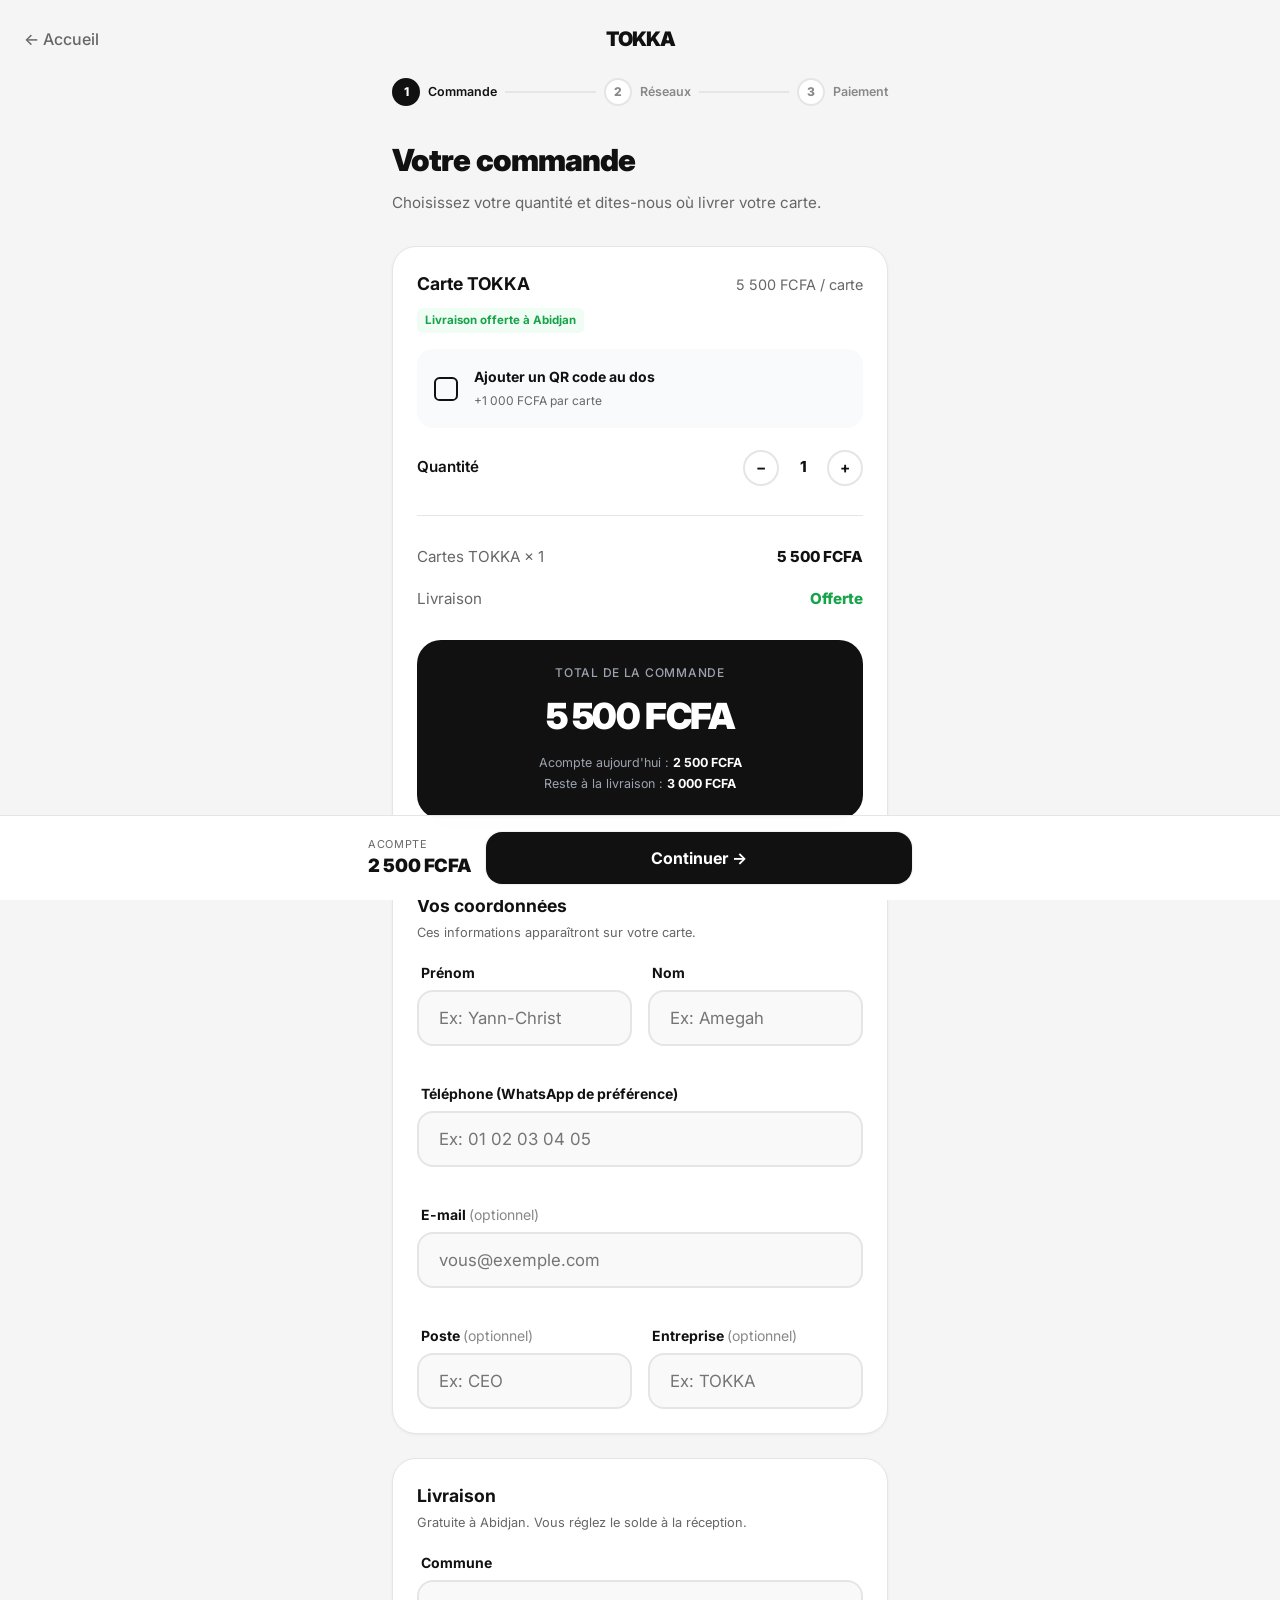
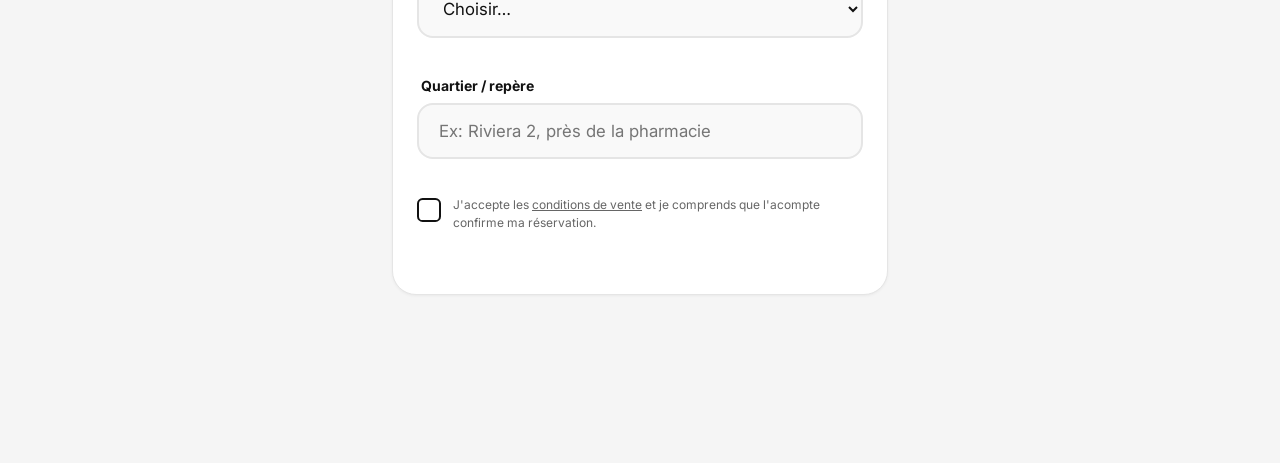
<file: commande.html>
<!DOCTYPE html>
<html lang="fr">
<head>
  <meta charset="UTF-8">
  <meta name="viewport" content="width=device-width, initial-scale=1.0">
  <title>Ma commande — TOKKA</title>
  <meta name="theme-color" content="#111111">
  <link rel="preconnect" href="https://fonts.googleapis.com">
  <link rel="preconnect" href="https://fonts.gstatic.com" crossorigin>
  <link href="https://fonts.googleapis.com/css2?family=Inter:wght@300;400;500;600;700;900&display=swap" rel="stylesheet">
  <link rel="stylesheet" href="tokka.css">
</head>
<body class="body-gray">

  <header class="page-head">
    <a class="back" href="index.html">&larr; Accueil</a>
    <div class="logo">TOKKA</div>
    <div style="min-width:5rem"></div>
  </header>

  <!-- Étapes -->
  <ol class="flow-progress" aria-label="Progression">
    <li class="fp-step active"><span class="fp-dot">1</span><span class="fp-label">Commande</span></li>
    <li class="fp-line"></li>
    <li class="fp-step"><span class="fp-dot">2</span><span class="fp-label">Réseaux</span></li>
    <li class="fp-line"></li>
    <li class="fp-step"><span class="fp-dot">3</span><span class="fp-label">Paiement</span></li>
  </ol>

  <main class="flow-main">
    <h1 class="flow-title">Votre commande</h1>
    <p class="flow-sub">Choisissez votre quantité et dites-nous où livrer votre carte.</p>

    <form id="order-form" novalidate>

      <!-- Commande + total en direct -->
      <section class="panel">
        <div class="panel-row"><h2>Carte TOKKA</h2><span class="muted" style="font-size:.9rem"><span data-fmt="PRICE"></span> / carte</span></div>
        <span class="tag-green">Livraison offerte à Abidjan</span>

        <label class="option-row">
          <input type="checkbox" class="check" id="qr-toggle">
          <div><b>Ajouter un QR code au dos</b><small>+<span data-fmt="QR_PRICE"></span> par carte</small></div>
        </label>

        <div class="order-line" style="margin-top:.75rem">
          <span style="font-weight:600">Quantité</span>
          <div class="stepper">
            <button type="button" data-qty="-1" aria-label="Diminuer">−</button>
            <span data-qty-value>1</span>
            <button type="button" data-qty="1" aria-label="Augmenter">+</button>
          </div>
        </div>

        <hr class="divider">

        <div class="order-line"><span class="muted">Cartes TOKKA × <span data-qty-value>1</span></span><strong data-sim="cards"></strong></div>
        <div class="order-line hidden" id="line-qr"><span class="muted">QR code au dos</span><strong data-sim="qr"></strong></div>
        <div class="order-line"><span class="muted">Livraison</span><strong style="color:var(--green)">Offerte</strong></div>

        <div class="live-total">
          <small>Total de la commande</small>
          <b data-sim="total"></b>
          <p>Acompte aujourd'hui : <strong data-sim="deposit"></strong><br>Reste à la livraison : <strong data-sim="remaining"></strong></p>
        </div>
      </section>

      <!-- Coordonnées -->
      <section class="panel">
        <h2>Vos coordonnées</h2>
        <p class="panel-hint">Ces informations apparaîtront sur votre carte.</p>
        <div class="stack">
          <div class="form-grid two">
            <div class="field"><label for="firstName">Prénom</label><input id="firstName" class="input" type="text" autocomplete="given-name" placeholder="Ex: Yann-Christ"><p class="field-error" data-err="firstName"></p></div>
            <div class="field"><label for="lastName">Nom</label><input id="lastName" class="input" type="text" autocomplete="family-name" placeholder="Ex: Amegah"><p class="field-error" data-err="lastName"></p></div>
          </div>
          <div class="field"><label for="phone">Téléphone (WhatsApp de préférence)</label><input id="phone" class="input" type="tel" inputmode="tel" autocomplete="tel" placeholder="Ex: 01 02 03 04 05"><p class="field-error" data-err="phone"></p></div>
          <div class="field"><label for="email">E-mail <span class="gray" style="font-weight:400">(optionnel)</span></label><input id="email" class="input" type="email" autocomplete="email" placeholder="vous@exemple.com"><p class="field-error" data-err="email"></p></div>
          <div class="form-grid two">
            <div class="field"><label for="title">Poste <span class="gray" style="font-weight:400">(optionnel)</span></label><input id="title" class="input" type="text" placeholder="Ex: CEO"></div>
            <div class="field"><label for="company">Entreprise <span class="gray" style="font-weight:400">(optionnel)</span></label><input id="company" class="input" type="text" placeholder="Ex: TOKKA"></div>
          </div>
        </div>
      </section>

      <!-- Livraison -->
      <section class="panel">
        <h2>Livraison</h2>
        <p class="panel-hint">Gratuite à Abidjan. Vous réglez le solde à la réception.</p>
        <div class="stack">
          <div class="field"><label for="commune">Commune</label>
            <select id="commune" class="input">
              <option value="">Choisir…</option>
              <option>Cocody</option><option>Plateau</option><option>Marcory</option><option>Treichville</option>
              <option>Yopougon</option><option>Abobo</option><option>Adjamé</option><option>Koumassi</option>
              <option>Port-Bouët</option><option>Bingerville</option><option>Autre (Abidjan)</option>
            </select>
            <p class="field-error" data-err="commune"></p>
          </div>
          <div class="field"><label for="address">Quartier / repère</label><input id="address" class="input" type="text" autocomplete="street-address" placeholder="Ex: Riviera 2, près de la pharmacie"><p class="field-error" data-err="address"></p></div>
          <label class="terms"><input type="checkbox" class="check" id="terms"><span>J'accepte les <a href="#">conditions de vente</a> et je comprends que l'acompte confirme ma réservation.</span></label>
          <p class="field-error" data-err="terms"></p>
        </div>
      </section>
    </form>
  </main>

  <!-- Barre fixe : acompte + bouton -->
  <div class="sticky-bar">
    <div class="sticky-in">
      <div class="sticky-total"><small>Acompte</small><b data-sim="deposit"></b></div>
      <button type="submit" form="order-form" class="btn btn-dark btn-square">Continuer &rarr;</button>
    </div>
  </div>

  <script>
    /* =========================================================
       CONFIGURATION (mêmes valeurs que dans index.html)
       ========================================================= */
    const CONFIG = {
      PRICE:5500,
      DEPOSIT: 2500,
      QR_PRICE: 1000
    };

    /* =========================================================
       UTILITAIRES
       ========================================================= */
    const $  = (s, r = document) => r.querySelector(s);
    const $$ = (s, r = document) => [...r.querySelectorAll(s)];
    const fmt = n => Math.round(n).toLocaleString('fr-FR').replace(/[\u202f\u00a0]/g, ' ');
    const money = n => `${fmt(n)} FCFA`;
    const store = {
      get(k) { try { return JSON.parse(localStorage.getItem(k)); } catch { return null; } },
      set(k, v) { try { localStorage.setItem(k, JSON.stringify(v)); } catch {} }
    };
    const KEY = 'tokka_order';
    function toast(msg) {
      const t = $('#toast'); t.textContent = msg; t.classList.add('show');
      clearTimeout(toast._t); toast._t = setTimeout(() => t.classList.remove('show'), 3000);
    }
    function setError(input, msg) {
      const out = $(`[data-err="${input.id}"]`);
      input.classList.toggle('error', !!msg);
      if (out) out.textContent = msg || '';
    }
    // Téléphone ivoirien : 10 chiffres, avec ou sans +225 / 00225
    function normalizePhoneCI(raw) {
      const d = String(raw).replace(/[^\d+]/g, '').replace(/^\+?225/, '').replace(/^00225/, '').replace(/\D/g, '');
      return /^\d{10}$/.test(d) ? d : null;
    }

    $$('[data-fmt]').forEach(el => el.textContent = money(CONFIG[el.dataset.fmt]));

    /* =========================================================
       COMMANDE : quantité, QR et total en direct
       ========================================================= */
    const saved = store.get(KEY) || {};
    const order = { qty: Math.min(20, Math.max(1, +saved.qty || 1)), qr: !!saved.qr };

    function totals() {
      const cards = CONFIG.PRICE * order.qty;
      const qr = order.qr ? CONFIG.QR_PRICE * order.qty : 0;
      const total = cards + qr;
      const deposit = CONFIG.DEPOSIT * order.qty + qr;
      return { cards, qr, total, deposit, remaining: Math.max(total - deposit, 0) };
    }
    function update() {
      const t = totals();
      $$('[data-qty-value]').forEach(e => e.textContent = order.qty);
      $('#qr-toggle').checked = order.qr;
      $('#line-qr').classList.toggle('hidden', !order.qr);
      $$('[data-sim]').forEach(e => {
        const txt = money(t[e.dataset.sim]);
        if (e.textContent !== txt) {
          e.textContent = txt;
          e.classList.remove('bump'); void e.offsetWidth; e.classList.add('bump');
        }
      });
    }
    $$('[data-qty]').forEach(b => b.addEventListener('click', () => {
      order.qty = Math.min(20, Math.max(1, order.qty + +b.dataset.qty));
      update();
    }));
    $('#qr-toggle').addEventListener('change', e => { order.qr = e.target.checked; update(); });

    /* =========================================================
       FORMULAIRE
       ========================================================= */
    const FIELDS = ['firstName', 'lastName', 'phone', 'email', 'title', 'company', 'commune', 'address'];
    FIELDS.forEach(id => { if (saved[id]) $('#' + id).value = saved[id]; });
    if (saved.firstName) $('#terms').checked = true;      // l'utilisateur revient en arrière : déjà accepté

    $('#order-form').addEventListener('input', e => { if (e.target.id) setError(e.target, ''); });

    function validate() {
      let ok = true;
      const rules = [
        ['firstName', $('#firstName').value.trim().length >= 2, 'Entrez votre prénom.'],
        ['lastName', $('#lastName').value.trim().length >= 2, 'Entrez votre nom.'],
        ['phone', !!normalizePhoneCI($('#phone').value), 'Numéro invalide (10 chiffres attendus).'],
        ['email', !$('#email').value.trim() || /^[^\s@]+@[^\s@]+\.[^\s@]+$/.test($('#email').value.trim()), 'Adresse e-mail invalide.'],
        ['commune', !!$('#commune').value, 'Choisissez votre commune.'],
        ['address', $('#address').value.trim().length >= 3, 'Indiquez un quartier ou un repère.']
      ];
      rules.forEach(([id, valid, msg]) => { setError($('#' + id), valid ? '' : msg); if (!valid) ok = false; });
      const terms = $('#terms');
      $('[data-err="terms"]').textContent = terms.checked ? '' : 'Veuillez accepter les conditions.';
      if (!terms.checked) ok = false;
      if (!ok) {
        const first = $('.input.error');
        if (first) { first.scrollIntoView({ behavior: 'smooth', block: 'center' }); first.focus({ preventScroll: true }); }
        else $('#terms').scrollIntoView({ behavior: 'smooth', block: 'center' });
      }
      return ok;
    }

    $('#order-form').addEventListener('submit', e => {
      e.preventDefault();
      if (!validate()) { toast('Vérifiez les champs en rouge.'); return; }
      const data = {};
      FIELDS.forEach(id => data[id] = $('#' + id).value.trim());
      data.phone = normalizePhoneCI(data.phone);
      const t = totals();
      store.set(KEY, {
        ...saved, ...data,
        qty: order.qty, qr: order.qr,                       // qr = booléen (option choisie)
        cards: t.cards, qrAmount: t.qr, total: t.total, deposit: t.deposit, remaining: t.remaining,
        links: saved.links || [], status: 'draft'
      });
      location.href = 'reseaux.html';
    });

    update();
  </script>
</body>
</html>
</file>
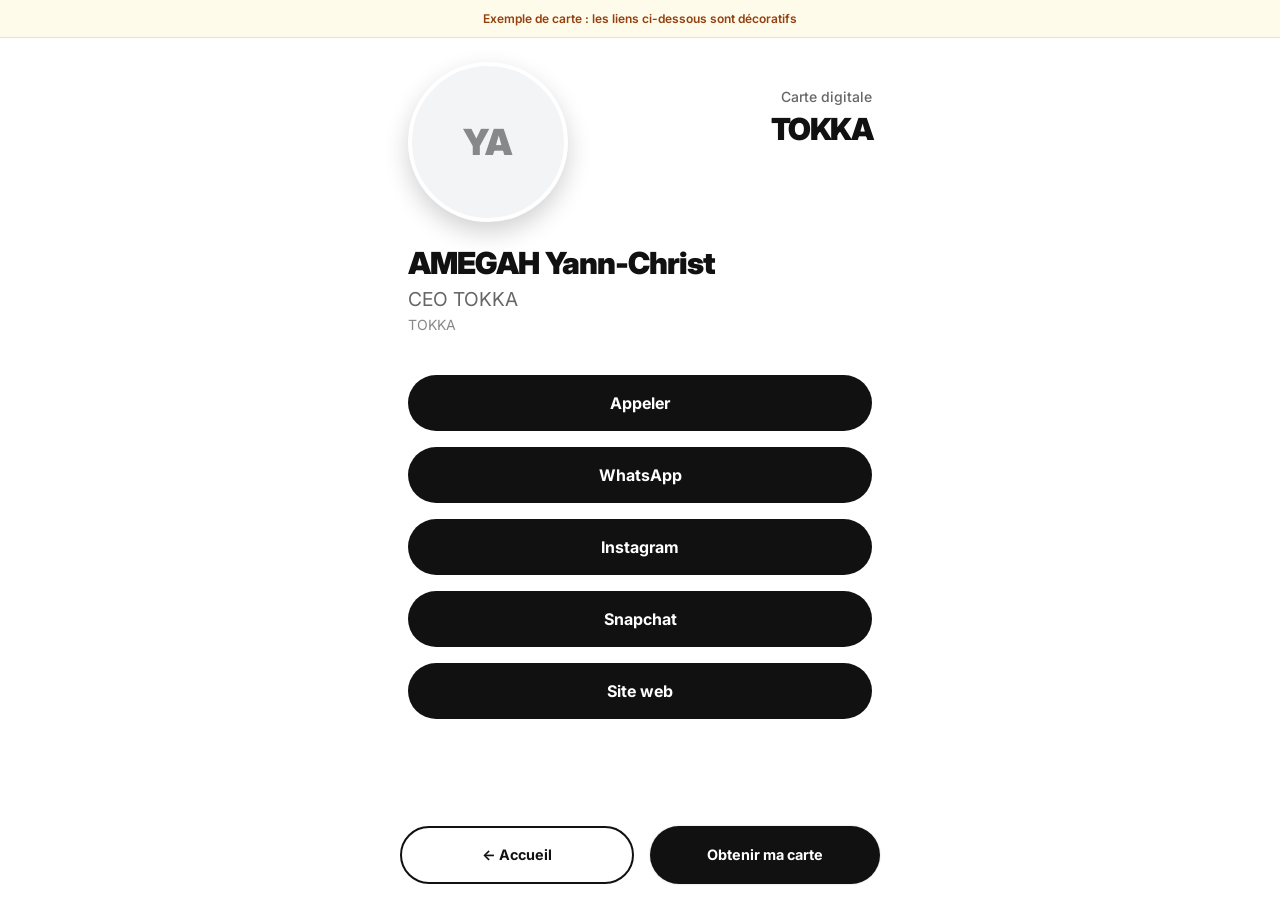
<file: demo.html>
<!DOCTYPE html>
<html lang="fr">
<head>
  <meta charset="UTF-8">
  <meta name="viewport" content="width=device-width, initial-scale=1.0">
  <title>Exemple de carte — TOKKA</title>
  <meta name="theme-color" content="#ffffff">
  <link rel="preconnect" href="https://fonts.googleapis.com">
  <link rel="preconnect" href="https://fonts.gstatic.com" crossorigin>
  <link href="https://fonts.googleapis.com/css2?family=Inter:wght@300;400;500;600;700;900&display=swap" rel="stylesheet">
  <link rel="stylesheet" href="tokka.css">
</head>
<body>

  <!-- Page purement décorative : exemple de ce que voient vos contacts après un tap -->
  <div class="dcard">
    <span class="demo-badge">Exemple de carte : les liens ci-dessous sont décoratifs</span>

    <div class="dcard-in">
      <div class="dcard-top">
        <div class="dcard-photo">YA</div>
        <div class="dcard-brand">
          <p>Carte digitale</p>
          <h1>TOKKA</h1>
        </div>
      </div>

      <div class="dcard-info">
        <h2>AMEGAH Yann-Christ</h2>
        <p class="job">CEO TOKKA</p>
        <p class="company">TOKKA</p>
      </div>

      <div class="dcard-links">
        <a class="pill-link" href="#" data-decor>Appeler</a>
        <a class="pill-link" href="#" data-decor>WhatsApp</a>
        <a class="pill-link" href="#" data-decor>Instagram</a>
        <a class="pill-link" href="#" data-decor>Snapchat</a>
        <a class="pill-link" href="#" data-decor>Site web</a>
      </div>
    </div>

    <div class="dcard-actions">
      <a class="btn btn-outline-dark" href="index.html">&larr; Accueil</a>
      <a class="btn btn-dark" href="commande.html">Obtenir ma carte</a>
    </div>
  </div>



  <script>
    const toastEl = document.getElementById('toast');
    document.querySelectorAll('[data-decor]').forEach(a => a.addEventListener('click', e => {
      e.preventDefault();
      toastEl.textContent = "C'est un exemple : commandez votre carte pour avoir la vôtre.";
      toastEl.classList.add('show');
      clearTimeout(window._t);
      window._t = setTimeout(() => toastEl.classList.remove('show'), 2800);
    }));
  </script>
</body>
</html>
</file>
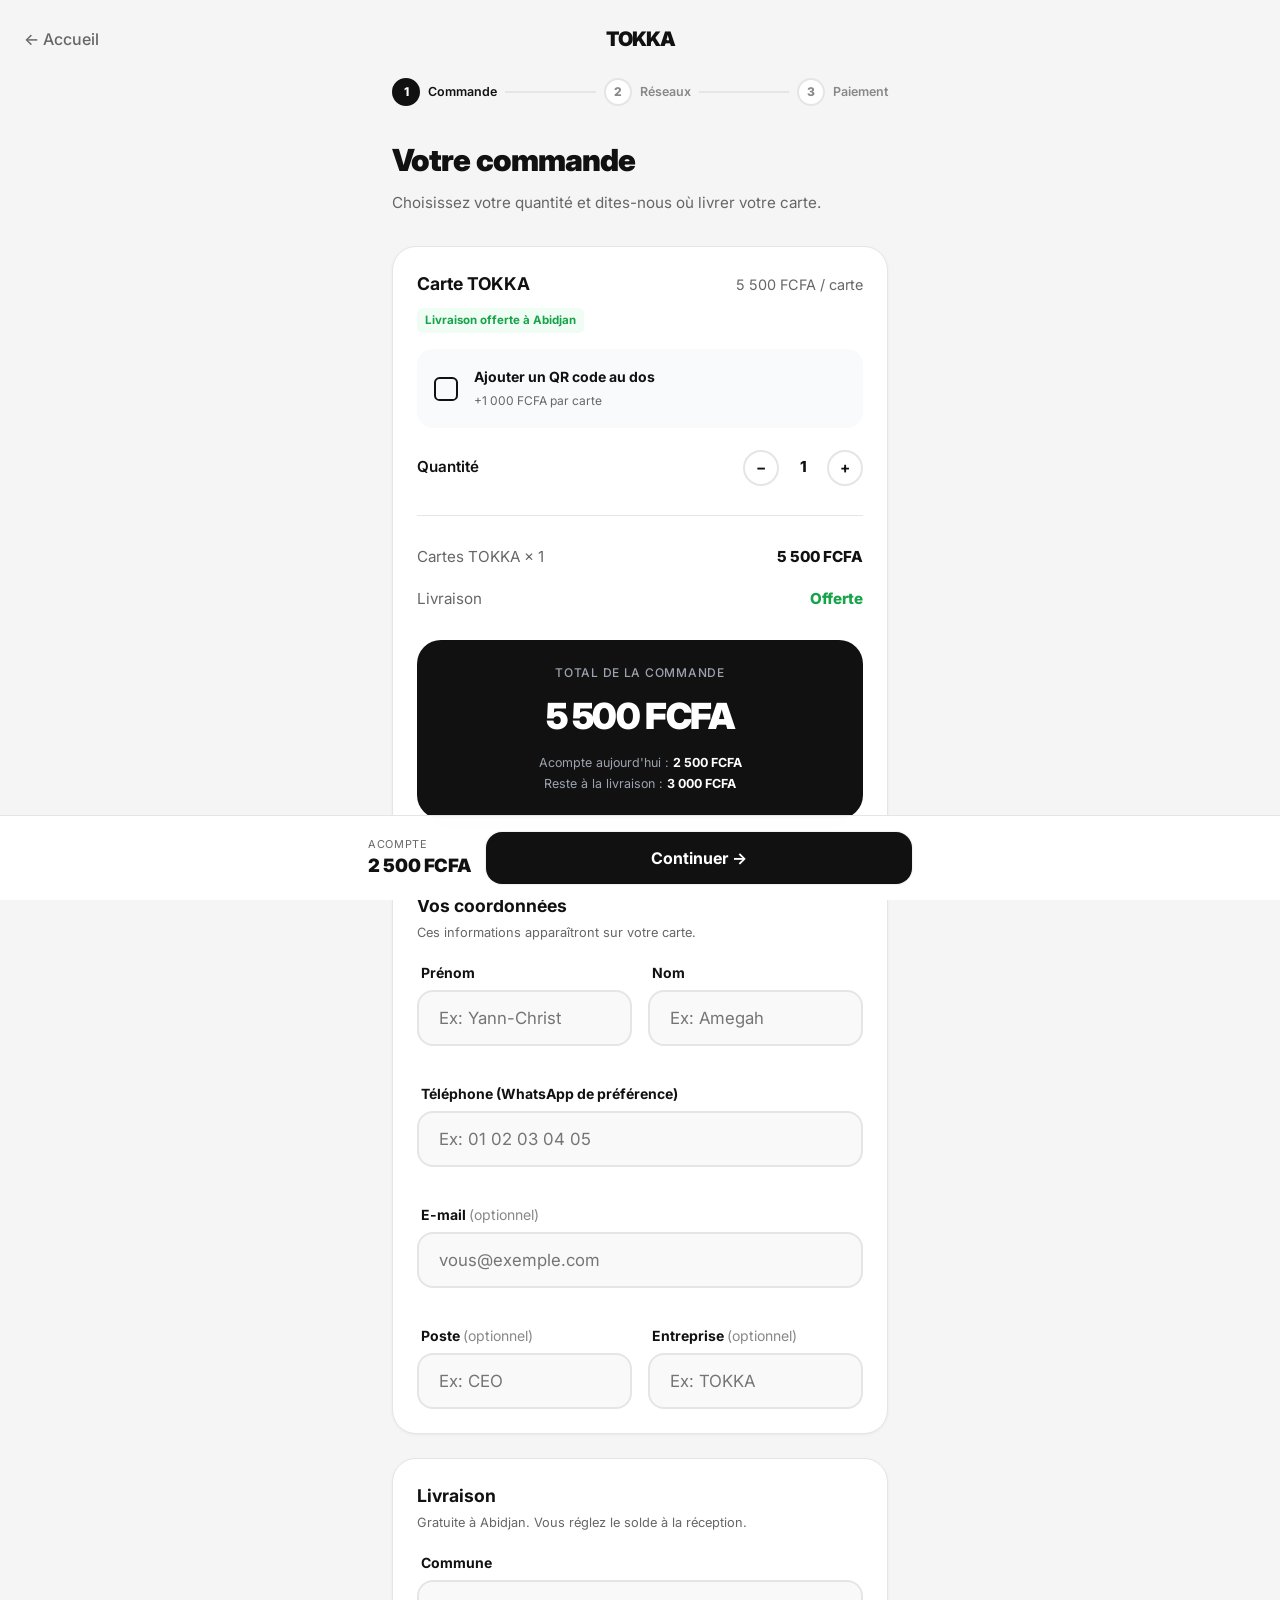
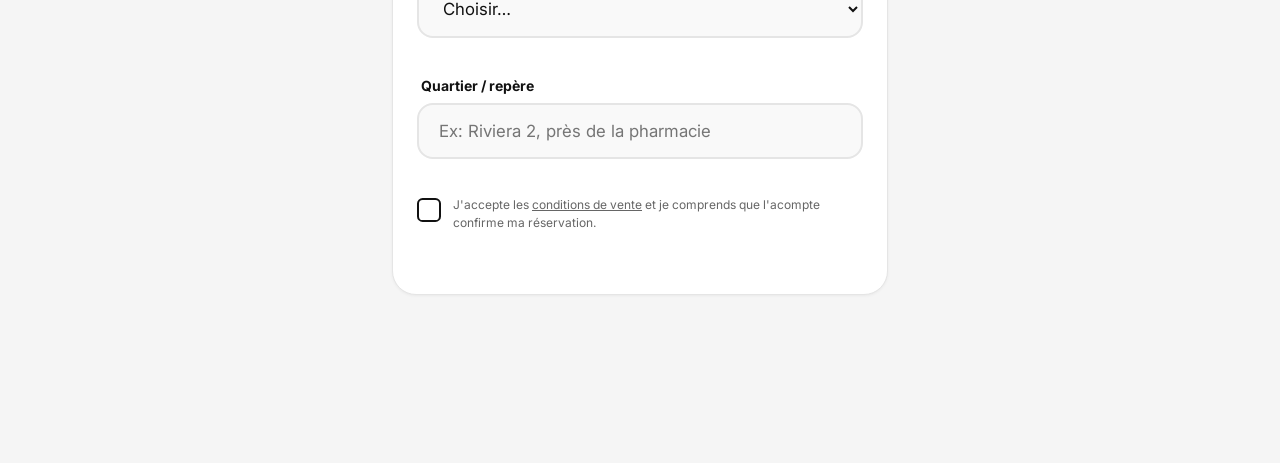
<file: paiement.html>
<!DOCTYPE html>
<html lang="fr">
<head>
  <meta charset="UTF-8">
  <meta name="viewport" content="width=device-width, initial-scale=1.0">
  <title>Paiement — TOKKA</title>
  <meta name="theme-color" content="#111111">
  <link rel="preconnect" href="https://fonts.googleapis.com">
  <link rel="preconnect" href="https://fonts.gstatic.com" crossorigin>
  <link href="https://fonts.googleapis.com/css2?family=Inter:wght@300;400;500;600;700;900&display=swap" rel="stylesheet">
  <link rel="stylesheet" href="tokka.css">
</head>
<body class="body-gray">

  <header class="page-head">
    <a class="back" href="reseaux.html">&larr; Retour</a>
    <div class="logo">TOKKA</div>
    <div style="min-width:5rem"></div>
  </header>

  <!-- Étapes -->
  <ol class="flow-progress" aria-label="Progression">
    <li class="fp-step done"><span class="fp-dot">✓</span><span class="fp-label">Commande</span></li>
    <li class="fp-line done"></li>
    <li class="fp-step done"><span class="fp-dot">✓</span><span class="fp-label">Réseaux</span></li>
    <li class="fp-line done"></li>
    <li class="fp-step active"><span class="fp-dot">3</span><span class="fp-label">Paiement</span></li>
  </ol>

  <main class="flow-main">
    <h1 class="flow-title">Paiement</h1>
    <p class="flow-sub">Réglez l'acompte pour réserver votre carte. Le reste se paie à la livraison.</p>

    <!-- Récapitulatif -->
    <section class="panel">
      <h2>Récapitulatif</h2>
      <div class="recap-list" style="margin-top:.75rem">
        <div class="order-line"><span class="muted">Cartes TOKKA × <span id="r-qty"></span></span><strong id="r-cards"></strong></div>
        <div class="order-line hidden" id="r-qr-line"><span class="muted">QR code au dos</span><strong id="r-qr"></strong></div>
        <div class="order-line"><span class="muted">Réseaux sur la carte</span><strong id="r-links"></strong></div>
        <div class="order-line"><span class="muted">Livraison</span><strong id="r-delivery"></strong></div>
        <div class="order-line"><span class="muted">Total de la commande</span><strong id="r-total"></strong></div>
      </div>
      <div class="live-total">
        <small>Acompte à payer aujourd'hui</small>
        <b id="r-deposit"></b>
        <p>Reste à payer à la livraison : <strong id="r-remaining"></strong></p>
      </div>
    </section>

    <!-- Moyen de paiement -->
    <section class="panel">
      <h2>Moyen de paiement</h2>
      <p class="panel-hint">Paiement via Genius Pay.</p>
      <div class="methods" id="methods">
        <button type="button" class="method active" data-method="Orange Money"><i style="background:#ff7900"></i>Orange Money</button>
        <button type="button" class="method" data-method="MTN MoMo"><i style="background:#ffcc00"></i>MTN MoMo</button>
        <button type="button" class="method" data-method="Moov Money"><i style="background:#0072ce"></i>Moov Money</button>
        <button type="button" class="method" data-method="Wave"><i style="background:#1dc8ff"></i>Wave</button>
      </div>
      <div class="field">
        <label for="pay-phone">Numéro Mobile Money</label>
        <input id="pay-phone" class="input" type="tel" inputmode="tel" placeholder="01 02 03 04 05">
        <p class="field-error" id="pay-error"></p>
      </div>
      <p class="secure">🔒 Paiement sécurisé par Genius Pay</p>
    </section>
  </main>

  <div class="sticky-bar">
    <div class="sticky-in">
      <div class="sticky-total"><small>À payer</small><b id="bar-amount"></b></div>
      <button type="button" class="btn btn-dark btn-square" id="btn-pay">Payer maintenant</button>
    </div>
  </div>

  <!-- Écran de traitement du paiement -->
  <div class="pay-overlay hidden" id="pay-overlay" role="status" aria-live="polite">
    <div class="pay-box" id="pay-box"></div>
  </div>


  <script>
    /* =========================================================
       CONFIGURATION
       ========================================================= */
    const CONFIG = {
      // Laisse vide = paiement fictif (démo). Renseigne ton lien Genius Pay pour le paiement réel.
      // ⚠ Ne mets jamais de clé secrète dans ce fichier : tout le monde peut le lire.
      GENIUS_PAY_URL: '',
      RETURN_URL: location.origin + location.pathname.replace('paiement.html', 'ma-carte.html') + '?new=1'
    };

    /* =========================================================
       UTILITAIRES
       ========================================================= */
    const $  = (s, r = document) => r.querySelector(s);
    const $$ = (s, r = document) => [...r.querySelectorAll(s)];
    const fmt = n => Math.round(n).toLocaleString('fr-FR').replace(/[\u202f\u00a0]/g, ' ');
    const money = n => `${fmt(n)} FCFA`;
    const store = {
      get(k) { try { return JSON.parse(localStorage.getItem(k)); } catch { return null; } },
      set(k, v) { try { localStorage.setItem(k, JSON.stringify(v)); } catch {} }
    };
    const KEY = 'tokka_order';
    const wait = ms => new Promise(r => setTimeout(r, ms));
    function toast(msg) {
      const t = $('#toast'); t.textContent = msg; t.classList.add('show');
      clearTimeout(toast._t); toast._t = setTimeout(() => t.classList.remove('show'), 3000);
    }
    function normalizePhoneCI(raw) {
      const d = String(raw).replace(/[^\d+]/g, '').replace(/^\+?225/, '').replace(/^00225/, '').replace(/\D/g, '');
      return /^\d{10}$/.test(d) ? d : null;
    }
    const newRef = () => 'TK-' + Date.now().toString(36).toUpperCase() + Math.random().toString(36).slice(2, 5).toUpperCase();

    /* =========================================================
       GARDES : il faut une commande et l'étape réseaux terminée
       ========================================================= */
    const order = store.get(KEY) || {};
    if (!order.firstName) location.replace('commande.html');
    else if (!order.linksDone) location.replace('reseaux.html');
    else if (order.status === 'paid') location.replace('ma-carte.html');

    /* =========================================================
       RÉCAPITULATIF
       ========================================================= */
    $('#r-qty').textContent = order.qty || 1;
    $('#r-cards').textContent = money(order.cards || 0);
    $('#r-qr-line').classList.toggle('hidden', !order.qr);
    $('#r-qr').textContent = money(order.qrAmount || 0);
    const n = (order.links || []).length;
    $('#r-links').textContent = n ? `${n} réseau${n > 1 ? 'x' : ''}` : 'Aucun';
    $('#r-delivery').textContent = `${order.commune || ''}`;
    $('#r-total').textContent = money(order.total || 0);
    $('#r-deposit').textContent = money(order.deposit || 0);
    $('#r-remaining').textContent = money(order.remaining || 0);
    $('#bar-amount').textContent = money(order.deposit || 0);
    $('#pay-phone').value = order.phone || '';

    let method = 'Orange Money';
    $('#methods').addEventListener('click', e => {
      const b = e.target.closest('.method'); if (!b) return;
      $$('.method').forEach(m => m.classList.remove('active'));
      b.classList.add('active');
      method = b.dataset.method;
    });
    $('#pay-phone').addEventListener('input', () => {
      $('#pay-phone').classList.remove('error'); $('#pay-error').textContent = '';
    });

    /* =========================================================
       PAIEMENT
       ========================================================= */
    function showBox(html) { $('#pay-box').innerHTML = html; }

    async function pay() {
      const phoneInput = $('#pay-phone');
      if (!normalizePhoneCI(phoneInput.value)) {
        phoneInput.classList.add('error');
        $('#pay-error').textContent = 'Numéro invalide (10 chiffres attendus).';
        phoneInput.focus();
        return;
      }
      const ref = newRef();

      // --- Paiement réel : redirection vers Genius Pay ---
      if (CONFIG.GENIUS_PAY_URL) {
        store.set(KEY, { ...order, ref, method });
        const url = new URL(CONFIG.GENIUS_PAY_URL);
        // Adapte ces noms de paramètres à la documentation Genius Pay :
        url.searchParams.set('amount', order.deposit);
        url.searchParams.set('reference', ref);
        url.searchParams.set('return_url', CONFIG.RETURN_URL + '&ref=' + encodeURIComponent(ref));
        location.href = url.toString();
        return;
      }

      // --- Paiement fictif ---
      $('#pay-overlay').classList.remove('hidden');
      showBox(`<div class="spinner"></div><p>Paiement en cours…</p><small>Validez la demande ${method} sur votre téléphone.</small>`);
      await wait(2600);
      store.set(KEY, { ...order, ref, method, status: 'paid', paidAt: new Date().toISOString() });
      showBox(`<div class="state-icon ok">✓</div><p>Paiement confirmé</p><small>Ouverture de votre espace…</small>`);
      await wait(1400);
      location.href = 'ma-carte.html?new=1';
    }
    $('#btn-pay').addEventListener('click', pay);
  </script>
</body>
</html>
</file>
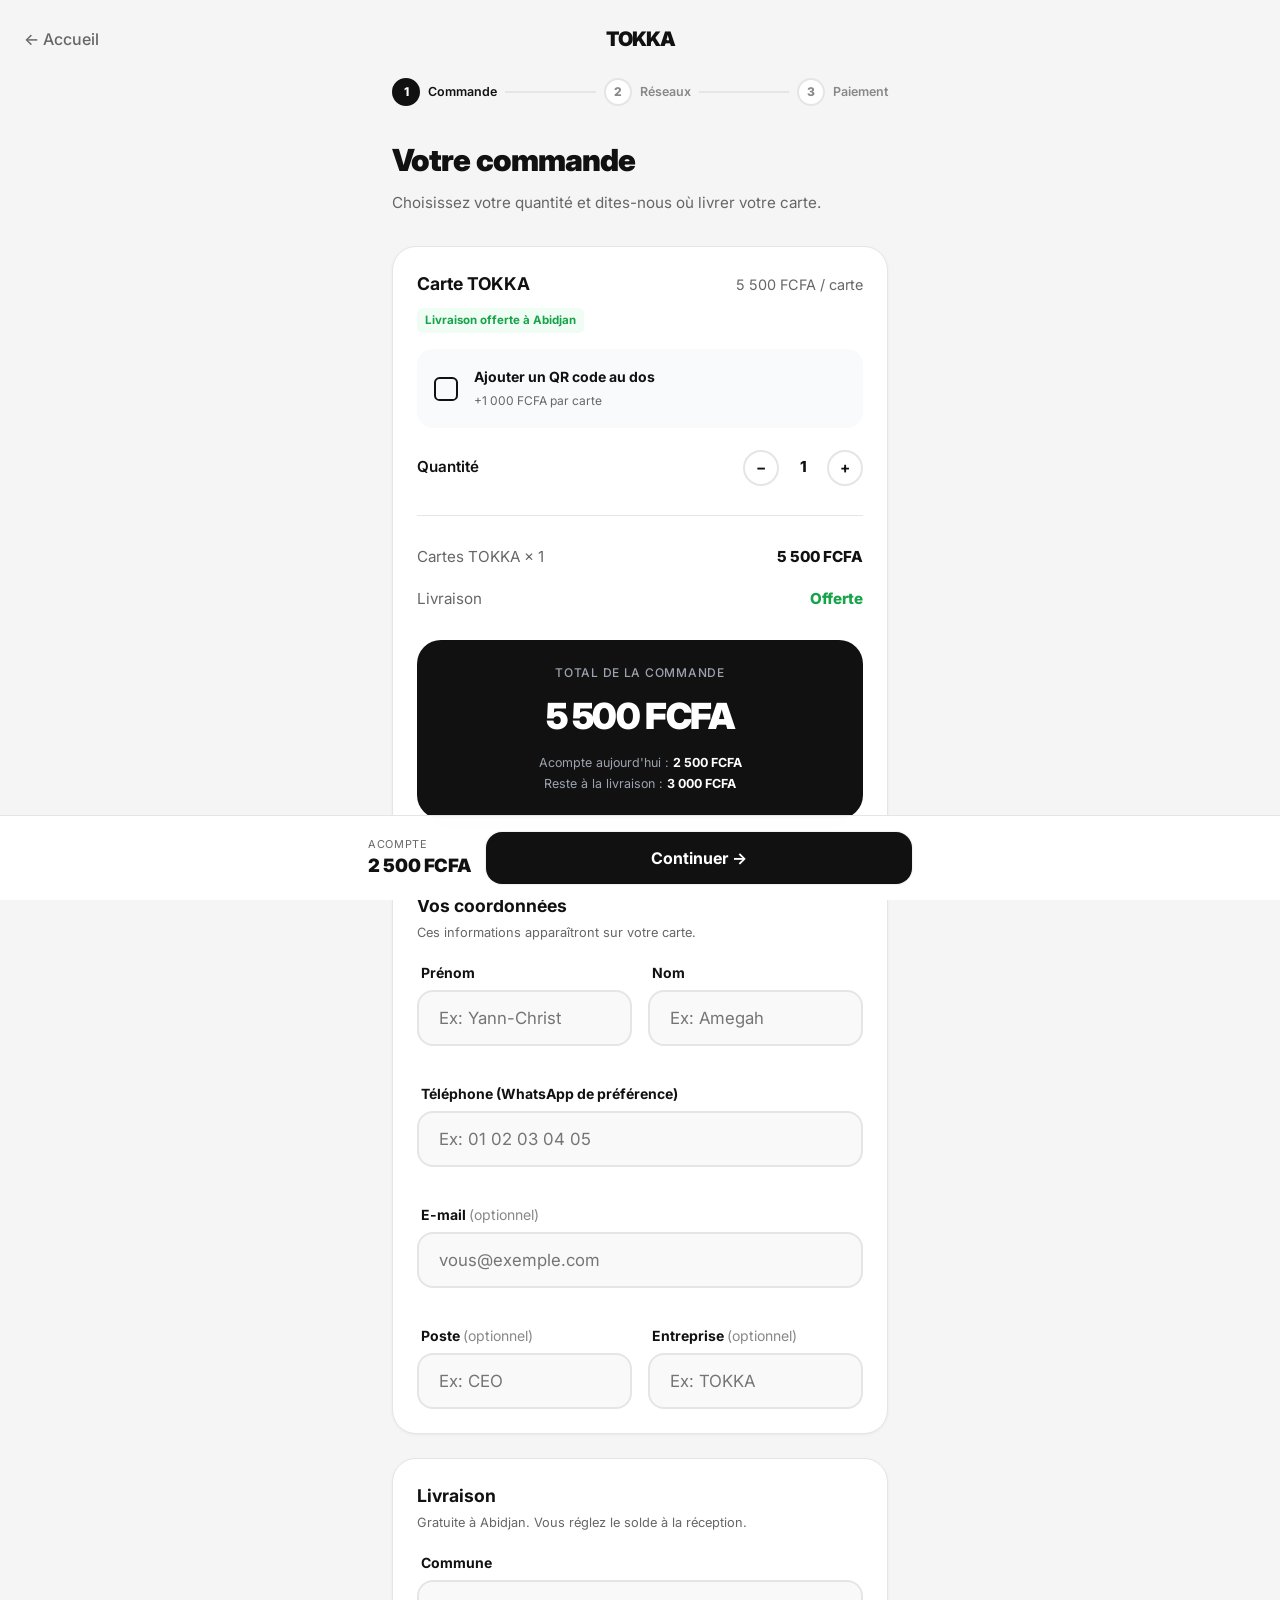
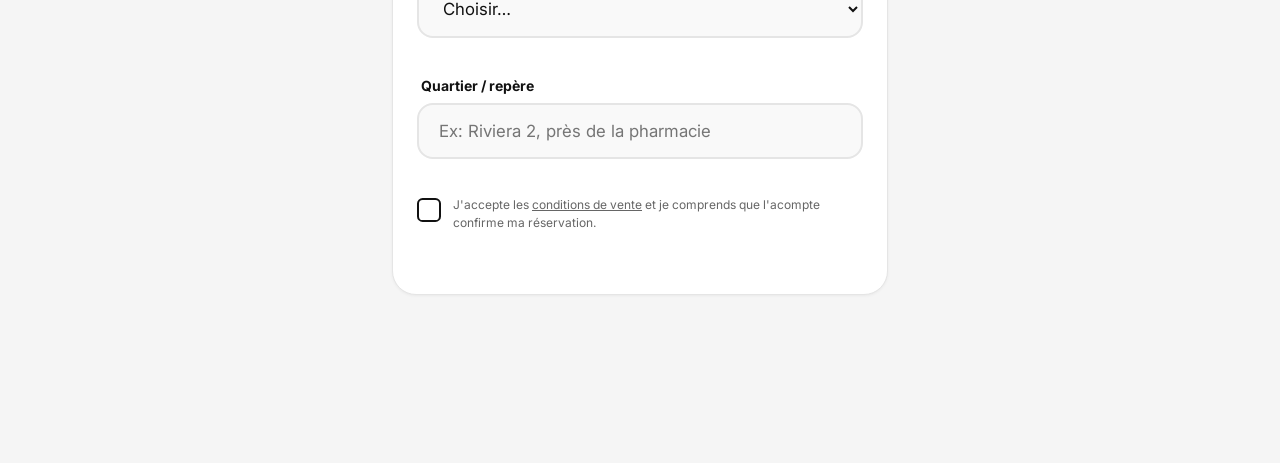
<file: reseaux.html>
<!DOCTYPE html>
<html lang="fr">
<head>
  <meta charset="UTF-8">
  <meta name="viewport" content="width=device-width, initial-scale=1.0">
  <title>Mes réseaux — TOKKA</title>
  <meta name="theme-color" content="#111111">
  <link rel="preconnect" href="https://fonts.googleapis.com">
  <link rel="preconnect" href="https://fonts.gstatic.com" crossorigin>
  <link href="https://fonts.googleapis.com/css2?family=Inter:wght@300;400;500;600;700;900&display=swap" rel="stylesheet">
  <link rel="stylesheet" href="https://cdnjs.cloudflare.com/ajax/libs/font-awesome/6.4.0/css/all.min.css">
  <link rel="stylesheet" href="tokka.css">
</head>
<body class="body-gray">

  <header class="page-head">
    <a class="back" href="commande.html">&larr; Retour</a>
    <div class="logo">TOKKA</div>
    <div style="min-width:5rem"></div>
  </header>

  <!-- Étapes -->
  <ol class="flow-progress" aria-label="Progression">
    <li class="fp-step done"><span class="fp-dot">✓</span><span class="fp-label">Commande</span></li>
    <li class="fp-line done"></li>
    <li class="fp-step active"><span class="fp-dot">2</span><span class="fp-label">Réseaux</span></li>
    <li class="fp-line"></li>
    <li class="fp-step"><span class="fp-dot">3</span><span class="fp-label">Paiement</span></li>
  </ol>

  <main class="flow-main">
    <h1 class="flow-title">Vos réseaux</h1>
    <p class="flow-sub">Touchez les réseaux que vous voulez afficher sur votre carte. Vos contacts les ouvriront d'un seul tap.</p>

    <!-- Aperçu en direct -->
    <div class="pv-card" aria-live="polite">
      <div class="pv-brand"><span>TOKKA</span><span>Aperçu</span></div>
      <div class="pv-top">
        <div class="pv-avatar" id="pv-initials"></div>
        <div>
          <div class="pv-name" id="pv-name"></div>
          <div class="pv-job" id="pv-job"></div>
        </div>
      </div>
      <div class="pv-pills" id="pv-pills"></div>
    </div>

    <!-- Choix des réseaux -->
    <section class="panel">
      <h2>Choisissez vos réseaux</h2>
      <p class="panel-hint">Vous pourrez en ajouter ou en retirer plus tard depuis votre espace.</p>
      <div class="net-grid" id="net-grid" ></div>
    </section>

    <!-- Saisie des liens -->
    <section class="panel">
      <h2>Vos liens</h2>
      <p class="panel-hint">Renseignez votre pseudo, votre numéro ou le lien complet.</p>
      <div class="net-fields" id="net-fields"></div>
    </section>

    <p class="center"><button type="button" class="text-link" id="btn-skip">Je les ajouterai plus tard</button></p>
  </main>

  <div class="sticky-bar">
    <div class="sticky-in">
      <div class="sticky-total"><small>Réseaux choisis</small><b id="count">0</b></div>
      <button type="button" class="btn btn-dark btn-square" id="btn-next">Continuer vers le paiement &rarr;</button>
    </div>
  </div>

  <script>
    /* =========================================================
       UTILITAIRES
       ========================================================= */
    const $  = (s, r = document) => r.querySelector(s);
    const $$ = (s, r = document) => [...r.querySelectorAll(s)];
    const esc = s => String(s).replace(/[&<>"']/g, c => ({'&':'&amp;','<':'&lt;','>':'&gt;','"':'&quot;',"'":'&#39;'}[c]));
    const store = {
      get(k) { try { return JSON.parse(localStorage.getItem(k)); } catch { return null; } },
      set(k, v) { try { localStorage.setItem(k, JSON.stringify(v)); } catch {} }
    };
    const KEY = 'tokka_order';
    function toast(msg) {
      const t = $('#toast'); t.textContent = msg; t.classList.add('show');
      clearTimeout(toast._t); toast._t = setTimeout(() => t.classList.remove('show'), 3000);
    }
    function setError(input, msg) {
      const out = input.parentElement.querySelector('.field-error');
      input.classList.toggle('error', !!msg);
      if (out) out.textContent = msg || '';
    }
    function normalizePhoneCI(raw) {
      const d = String(raw).replace(/[^\d+]/g, '').replace(/^\+?225/, '').replace(/^00225/, '').replace(/\D/g, '');
      return /^\d{10}$/.test(d) ? d : null;
    }

    /* =========================================================
       RÉSEAUX DISPONIBLES
       ========================================================= */
    const NETWORKS = [
      { id: 'whatsapp',  label: 'WhatsApp',  icon: 'fa-brands fa-whatsapp',   color: 'red', ph: 'Numéro (ex: 01 02 03 04 05)' },
      { id: 'instagram', label: 'Instagram', icon: 'fa-brands fa-instagram',  color: '', ph: '@votrepseudo' },
      { id: 'tiktok',    label: 'TikTok',    icon: 'fa-brands fa-tiktok',     color: '', ph: '@votrepseudo' },
      { id: 'snapchat',  label: 'Snapchat',  icon: 'fa-brands fa-snapchat',   color: '', ph: 'votre pseudo' },
      { id: 'linkedin',  label: 'LinkedIn',  icon: 'fa-brands fa-linkedin-in',color: '', ph: 'votre-profil ou lien' },
      { id: 'facebook',  label: 'Facebook',  icon: 'fa-brands fa-facebook-f', color: '', ph: 'votre.page ou lien' },
      { id: 'youtube',   label: 'YouTube',   icon: 'fa-brands fa-youtube',    color: '', ph: '@votrechaine' },
      { id: 'x',         label: 'X',         icon: 'fa-brands fa-youtube',    color: '', ph: '@votrepseudo' },
      { id: 'telegram',  label: 'Telegram',  icon: 'fa-brands fa-telegram',   color: '', ph: '@votrepseudo' },
      { id: 'website',   label: 'Site web',  icon: 'fa-solid fa-globe',       color: '', ph: 'monsite.com' },
      { id: 'portfolio', label: 'Portfolio', icon: 'fa-solid fa-briefcase',   color: '', ph: 'monportfolio.com' },
      { id: 'email',     label: 'E-mail',    icon: 'fa-solid fa-envelope',    color: '', ph: 'vous@exemple.com' }
    ];

    const netById = id => NETWORKS.find(n => n.id === id);

    function buildHref(id, raw) {
      const v = raw.trim();
      if (!v) return null;
      if (id === 'email') {
        return /^[^\s@]+@[^\s@]+\.[^\s@]+$/.test(v) ? `mailto:${v}` : null;
      }
      if (/^https?:\/\//i.test(v)) return v;
      const h = v.replace(/^@/, '');
      const social = base => /^[\w.\-]+$/.test(h) ? base + h : null;
      switch (id) {
        case 'whatsapp':  { const n = normalizePhoneCI(v); return n ? `https://wa.me/225${n}` : null; }
        case 'instagram': return social('https://instagram.com/');
        case 'tiktok':    return social('https://tiktok.com/@');
        case 'snapchat':  return social('https://snapchat.com/add/');
        case 'linkedin':  return social('https://linkedin.com/in/');
        case 'facebook':  return social('https://facebook.com/');
        case 'youtube':   return social('https://youtube.com/@');
        case 'x':         return social('https://x.com/');
        case 'telegram':  return social('https://t.me/');
        default:          return /^[\w-]+(\.[\w-]+)+(\/\S*)?$/.test(v) ? `https://${v}` : null;
      }
    }

    /* =========================================================
       ÉTAT
       ========================================================= */
    const order = store.get(KEY) || {};
    if (!order.firstName) location.replace('commande.html');      
    let links = (order.links || []).map(l => ({ id: l.id, raw: l.raw }));

    /* =========================================================
       RENDU
       ========================================================= */
    function renderGrid() {
      $('#net-grid').innerHTML = NETWORKS.map(n => `
        <button type="button" class="net-tile ${links.some(l => l.id === n.id) ? 'selected' : ''}" data-id="${n.id}" aria-pressed="${links.some(l => l.id === n.id)}">
          <span class="net-check">✓</span>
          <span class="net-icon" style="background:white"><i class="${n.icon}"></i></span>
          <span>${n.label}</span>
        </button>`).join('');
    }
    
    function renderFields() {
      const box = $('#net-fields');
      if (!links.length) {
        box.innerHTML = '<div class="net-empty">Aucun réseau sélectionné pour le moment.<br>Touchez un réseau ci-dessus pour l\'ajouter.</div>';
        return;
      }
      box.innerHTML = '';
      links.forEach(l => {
        const n = netById(l.id);
        const row = document.createElement('div');
        row.className = 'net-field';
        row.dataset.id = l.id;
        row.innerHTML = `
          <div class="net-field-head">
            <span class="net-icon" style="background:${n.color}"><i class="${n.icon}"></i></span>${n.label}
            <button type="button" class="net-remove" aria-label="Retirer ${n.label}">✕</button>
          </div>
          <input class="input white" type="${l.id === 'email' ? 'email' : 'text'}" value="${esc(l.raw)}" placeholder="${esc(n.ph)}" aria-label="${n.label}">
          <p class="field-error"></p>`;
        $('.net-remove', row).addEventListener('click', () => toggle(l.id));
        const input = $('input', row);
        input.addEventListener('input', () => { l.raw = input.value; setError(input, ''); renderPreview(); });
        box.appendChild(row);
      });
    }

    function renderPreview() {
      const first = (order.firstName || '').trim(), last = (order.lastName || '').trim();
      $('#pv-initials').textContent = ((first[0] || '') + (last[0] || '')).toUpperCase();
      $('#pv-name').textContent = `${last.toUpperCase()} ${first}`;
      $('#pv-job').textContent = [order.title, order.company].filter(Boolean).join(' · ');
      const pills = ['Appeler', ...links.map(l => netById(l.id).label)];
      $('#pv-pills').innerHTML = pills.map(p => `<span class="pv-pill">${esc(p)}</span>`).join('');
      $('#count').textContent = links.length;
    }

    function toggle(id) {
      const i = links.findIndex(l => l.id === id);
      if (i >= 0) links.splice(i, 1);
      else links.push({ id, raw: '' });
      renderGrid(); renderFields(); renderPreview();
      if (i < 0) {
        const input = $(`.net-field[data-id="${id}"] input`);
        if (input) input.focus({ preventScroll: true });
      }
    }
    $('#net-grid').addEventListener('click', e => {
      const tile = e.target.closest('.net-tile');
      if (tile) toggle(tile.dataset.id);
    });

    /* =========================================================
       CONTINUER
       ========================================================= */
    function saveAndGo(list) {
      store.set(KEY, { ...order, links: list, linksDone: true });
      location.href = 'paiement.html';
    }
    $('#btn-next').addEventListener('click', () => {
      if (!links.length) { toast('Choisissez au moins un réseau, ou passez cette étape.'); return; }
      let ok = true;
      const result = [];
      $$('.net-field').forEach(row => {
        const id = row.dataset.id, l = links.find(x => x.id === id), input = $('input', row);
        const href = buildHref(id, l.raw);
        if (!href) {
          ok = false;
          setError(input, l.raw.trim() ? 'Lien ou identifiant invalide.' : 'Renseignez ce réseau ou retirez-le.');
        } else {
          result.push({ id, type: netById(id).label, raw: l.raw.trim(), href });
        }
      });
      if (!ok) {
        const bad = $('.net-field .input.error');
        if (bad) bad.scrollIntoView({ behavior: 'smooth', block: 'center' });
        toast('Corrigez les champs en rouge.');
        return;
      }
      saveAndGo(result);
    });
    $('#btn-skip').addEventListener('click', () => saveAndGo([]));

    renderGrid(); renderFields(); renderPreview();
  </script>
</body>
</html>
</file>
<file: tokka.css>
/* ----------------------------------------------------------
   1. VARIABLES & RESET
   ---------------------------------------------------------- */
:root {
  --bg: #f4f4f4;
  --black: #111111;
  --gray: #888888;
  --border: #e5e5e5;
  --muted: #666666;
  --green: #16a34a;
  --green-bg: #f0fdf4;
  --red: #dc2626;
  --red-bg: #fef2f2;
  --radius-lg: 1.5rem;
  --radius-md: 1rem;
  --shadow: 0 20px 50px rgba(0, 0, 0, .18);
}

*,
*::before,
*::after {
  box-sizing: border-box;
  margin: 0;
  padding: 0;
}

html {
  scroll-behavior: smooth;
}

body {
  font-family: 'Inter', system-ui, sans-serif;
  background: #fff;
  color: var(--black);
  -webkit-font-smoothing: antialiased;
  line-height: 1.5;
  min-height: 100vh;
  display: flex;
  flex-direction: column;
  overflow-x: hidden;
}

body.body-gray {
  background: #f5f5f5;
}

a {
  color: inherit;
  text-decoration: none;
}

button,
input,
select {
  font-family: inherit;
  font-size: inherit;
  color: inherit;
}

button {
  cursor: pointer;
  background: none;
  border: 0;
}

img {
  max-width: 100%;
  display: block;
}

ul,
ol {
  list-style: none;
}


/* ----------------------------------------------------------
   2. CLASSES UTILITAIRES
   ---------------------------------------------------------- */
.hidden {
  display: none !important;
}

.container {
  max-width: 80rem;
  margin: 0 auto;
  padding: 0 1.5rem;
}

.eyebrow {
  font-size: .72rem;
  font-weight: 700;
  letter-spacing: .18em;
  text-transform: uppercase;
  color: var(--gray);
  margin-bottom: 1rem;
}

.muted {
  color: var(--muted);
}

.light {
  font-weight: 300;
}

.gray {
  color: var(--gray);
}

.center {
  text-align: center;
}

.text-link {
  font-size: .875rem;
  color: var(--muted);
  text-decoration: underline;
  text-underline-offset: 3px;
}

.text-link:hover {
  color: var(--black);
}


/* ----------------------------------------------------------
   3. BOUTONS
   ---------------------------------------------------------- */
.btn {
  display: inline-flex;
  align-items: center;
  justify-content: center;
  gap: .5rem;
  padding: 1rem 2rem;
  border-radius: 999px;
  font-weight: 600;
  font-size: 1rem;
  transition: transform .2s, background .2s, box-shadow .2s, opacity .2s;
}

.btn:active {
  transform: scale(.98);
}

.btn-dark {
  background: var(--black);
  color: #fff;
  box-shadow:0px  0px 2px rgba(0,0,0,.2);
}

.btn-dark:hover {
  background: #2a2a2a;
}

.btn-light {
  background: #fff;
  color: var(--black);
}

.btn-light:hover {
  background: #e5e5e5;
}

.btn-outline {
  border: 2px solid var(--border);
  background: transparent;
}

.btn-outline:hover {
  background: #fafafa;
}

.btn-outline-dark {
  border: 2px solid var(--black);
  background: #fff;
}

.btn-outline-dark:hover {
  background: #f5f5f5;
}

.btn-block {
  width: 100%;
}

.btn-square {
  border-radius: 1rem;
  padding: 1rem 1.5rem;
  font-weight: 700;
}

.btn-sm {
  padding: .6rem 1.4rem;
  font-size: .875rem;
  font-weight: 500;
}

.btn-loading {
  opacity: .6;
  pointer-events: none;
}

.btn[disabled] {
  opacity: .5;
  pointer-events: none;
}


/* ----------------------------------------------------------
   4. NAVIGATION (NAVBAR + MENU HAMBURGER)
   ---------------------------------------------------------- */
.navbar {
  position: fixed;
  inset: 0 0 auto 0;
  z-index: 50;
  background: rgba(255,255,255,.92);
  backdrop-filter: blur(12px);
  border-bottom: 1px solid rgba(229,229,229,.5);
}

.navbar .container {
  display: flex;
  justify-content: space-between;
  align-items: center;
  padding-top: 1rem;
  padding-bottom: 1rem;
}

.logo {
  font-size: 1.5rem;
  font-weight: 900;
  letter-spacing: -.05em;
}

.nav-links {
  display: none;
  gap: 2rem;
  font-size: .875rem;
  font-weight: 500;
  color: var(--muted);
}

.nav-links a:hover {
  color: var(--black);
}

.nav-actions {
  display: flex;
  align-items: center;
  gap: .75rem;
}

.nav-cta {
  display: none;
}

.burger {
  display: flex;
  flex-direction: column;
  justify-content: center;
  gap: 5px;
  width: 2.5rem;
  height: 2.5rem;
  padding: .55rem;
  border-radius: .7rem;
}

.burger:hover {
  background: #f3f4f6;
}

.burger span {
  display: block;
  width: 100%;
  height: 2px;
  background: var(--black);
  border-radius: 2px;
  transition: transform .3s, opacity .2s;
}

.navbar.menu-open .burger span:nth-child(1) {
  transform: translateY(7px) rotate(45deg);
}

.navbar.menu-open .burger span:nth-child(2) {
  opacity: 0;
}

.navbar.menu-open .burger span:nth-child(3) {
  transform: translateY(-7px) rotate(-45deg);
}

.mobile-menu {
  position: absolute;
  top: 100%;
  left: 0;
  right: 0;
  display: flex;
  flex-direction: column;
  gap: .25rem;
  padding: .75rem 1.5rem 1.5rem;
  background: #fff;
  border-bottom: 1px solid var(--border);
  box-shadow: 0 20px 30px rgba(0,0,0,.08);
  opacity: 0;
  visibility: hidden;
  transform: translateY(-8px);
  transition: opacity .25s, transform .25s, visibility .25s;
  height:100vh;
}

.navbar.menu-open .mobile-menu {
  opacity: 1;
  visibility: visible;
  transform: none;
}

.mobile-menu a:not(.btn) {
  padding: 1rem .25rem;
  font-size: 1.1rem;
  font-weight: 600;
  border-bottom: 1px solid var(--border);
}

.mobile-menu .btn {
  margin-top: 1rem;
}

@media (min-width: 768px) {
  .nav-links {
    display: flex;
  }

  .nav-cta {
    display: inline-flex;
  }

  .burger,
  .mobile-menu {
    display: none;
  }
}


/* ----------------------------------------------------------
   5. SECTION HERO
   ---------------------------------------------------------- */
.hero {
  padding: 8rem 0 4rem;
}

@media (min-width: 768px) {
  .hero {
    padding: 10rem 0 5rem;
  }
}

.hero-grid {
  display: grid;
  gap: 3rem;
  align-items: center;
}

@media (min-width: 1024px) {
  .hero-grid {
    grid-template-columns: 1fr 1fr;
    gap: 4rem;
  }
}

.hero h1 {
  font-size: clamp(3.4rem, 10vw, 6rem);
  font-weight: 900;
  letter-spacing: -.05em;
  line-height: .92;
  margin: 1rem 0 1.5rem;
}

.hero h1 span {
  color: var(--gray);
}

.hero p.lead {
  font-size: 1.2rem;
  color: var(--gray);
  font-weight: 300;
  max-width: 28rem;
  margin-bottom: 2rem;
}

.hero-actions {
  display: flex;
  flex-direction: column;
  gap: .75rem;
}

@media (min-width: 640px) {
  .hero-actions {
    flex-direction: row;
    flex-wrap: wrap;
  }
}

.badges {
  display: flex;
  flex-wrap: wrap;
  gap: .5rem 1.5rem;
  margin-top: 1.5rem;
  font-size: .75rem;
  font-weight: 500;
  color: var(--muted);
}

.hero-visual {
  position: relative;
  aspect-ratio: 1;
  display: flex;
  align-items: center;
  justify-content: center;
}

.hero-visual::before {
  content: "";
  position: absolute;
  inset: 0;
  border-radius: 50%;
  background: linear-gradient(to top right, #d1d5db, #fff);
  filter: blur(60px);
  opacity: .5;
}

.hero-visual img {
  position: relative;
  z-index: 1;
  width: 100%;
  max-width: 32rem;
  object-fit: contain;
  filter: drop-shadow(0 25px 25px rgba(0,0,0,.2));
}

.card-fallback {
  position: relative;
  z-index: 1;
  width: 100%;
  max-width: 24rem;
  aspect-ratio: 1.6;
  background: var(--black);
  color: #fff;
  border-radius: 1.5rem;
  box-shadow: var(--shadow);
  display: flex;
  align-items: center;
  justify-content: center;
  font-size: 2.5rem;
  font-weight: 900;
  letter-spacing: -.05em;
}


/* ----------------------------------------------------------
   6. SECTIONS GENERALES (LAYOUT & STATS)
   ---------------------------------------------------------- */
.section {
  padding: 6rem 0;
}

.section-dark {
  background: #111;
  color: #fff;
}

.section-gray {
  background: var(--bg);
}

.section-dark .eyebrow {
  color: var(--gray);
}

.h2 {
  font-size: clamp(2.2rem, 6vw, 3.75rem);
  font-weight: 900;
  letter-spacing: -.04em;
  line-height: 1.1;
}

.h2 .gray {
  font-weight: 900;
}

.two-col {
  display: grid;
  gap: 4rem;
  align-items: start;
}

@media (min-width: 1024px) {
  .two-col {
    grid-template-columns: 1fr 1fr;
  }

  .two-col.center-y {
    align-items: center;
  }
}

.lead-sm {
  font-size: 1.1rem;
  color: var(--gray);
  font-weight: 300;
  max-width: 28rem;
}

.stats {
  display: grid;
  grid-template-columns: repeat(3, 1fr);
  gap: 1.5rem;
  border-top: 1px solid #262626;
  padding-top: 2rem;
  margin: 2.5rem 0 1.5rem;
}

.stats h3 {
  font-size: 1.9rem;
  font-weight: 900;
}

.stats p {
  font-size: .75rem;
  color: var(--gray);
  margin-top: .25rem;
}

.steps {
  display: grid;
  gap: 3rem;
  border-top: 1px solid var(--border);
  padding-top: 3rem;
  margin-top: 4rem;
}

@media (min-width: 768px) {
  .steps {
    grid-template-columns: repeat(3, 1fr);
  }
}

.step-num {
  font-size: .75rem;
  color: var(--gray);
  margin-bottom: 1.5rem;
}

.steps h3 {
  font-size: 1.25rem;
  font-weight: 700;
  margin-bottom: 1rem;
}

.steps p {
  font-size: .875rem;
  color: var(--muted);
  line-height: 1.7;
}


/* ----------------------------------------------------------
   7. SIMULATION TÉLÉPHONE (TAP NFC)
   ---------------------------------------------------------- */
.phone-panel {
  display: flex;
  justify-content: center;
  padding: 2rem 1rem;
  background: radial-gradient(circle at 50% 40%, #232323, #0b0b0b);
  border: 1px solid #262626;
  border-radius: 2rem;
  overflow: hidden;
}

.phone-sim {
  position: relative;
  width: 18rem;
  height: 25rem;
}

.tap-phone {
  position: absolute;
  left: 50%;
  top: 0;
  transform: translateX(-50%);
  width: 11.5rem;
  height: 21rem;
  border-radius: 2rem;
  border: 6px solid #2a2a2a;
  background: #000;
  box-shadow: 0 30px 60px rgba(0,0,0,.6);
  overflow: hidden;
}

.tap-screen {
  height: 100%;
  display: flex;
  flex-direction: column;
  align-items: center;
  justify-content: center;
  gap: .6rem;
  padding: 1rem;
  text-align: center;
  font-size: .75rem;
  color: #9ca3af;
  transition: background .4s, color .4s;
}

.tap-screen.on {
  background: #fff;
  color: var(--black);
}

.tap-screen .mini-avatar {
  width: 3.25rem;
  height: 3.25rem;
  border-radius: 50%;
  background: #e5e7eb;
  display: flex;
  align-items: center;
  justify-content: center;
  font-weight: 900;
}

.tap-card {
  position: absolute;
  left: 50%;
  bottom: 0;
  z-index: 2;
  width: 11rem;
  height: 6.9rem;
  margin-left: -5.5rem;
  border-radius: 1rem;
  background: linear-gradient(135deg, #222, #000);
  border: 1px solid #333;
  display: flex;
  align-items: center;
  justify-content: center;
  font-weight: 900;
  letter-spacing: -.04em;
  font-size: 1.4rem;
  color: #fff;
  box-shadow: 0 15px 30px rgba(0,0,0,.6);
  transform: translate(5rem, 4rem) rotate(18deg);
  transition: opacity .4s;
}

.phone-sim.go .tap-card {
  animation: approach 1.6s ease-in-out forwards;
}

.phone-sim.read .tap-card {
  opacity: 0;
}

@keyframes approach {
  0% {
    transform: translate(5rem, 4rem) rotate(18deg);
  }

  70% {
    transform: translate(0, -9rem) rotate(0);
  }

  100% {
    transform: translate(0, -9.5rem) rotate(0);
  }
}

.tap-wave {
  position: absolute;
  left: 50%;
  top: 9rem;
  z-index: 1;
  width: 4rem;
  height: 4rem;
  margin-left: -2rem;
  border-radius: 50%;
  border: 2px solid rgba(255,255,255,.7);
  opacity: 0;
}

.phone-sim.pulse .tap-wave {
  animation: wave 1.2s ease-out infinite;
}

.phone-sim.pulse .tap-wave:nth-of-type(2) {
  animation-delay: .4s;
}

@keyframes wave {
  0% {
    transform: scale(.5);
    opacity: .9;
  }

  100% {
    transform: scale(3.5);
    opacity: 0;
  }
}

.phone-status {
  min-height: 1.5rem;
  margin: 1.5rem 0 .75rem;
  font-weight: 600;
  color: #d1d5db;
}

.section-dark .text-link {
  color: var(--gray);
}

.section-dark .text-link:hover {
  color: #fff;
}


/* ----------------------------------------------------------
   8. CARTE D'OFFRE
   ---------------------------------------------------------- */
.offer {
  background: #fff;
  color: var(--black);
  border-radius: 1.75rem;
  padding: 2.5rem;
  box-shadow: var(--shadow);
  max-width: 28rem;
  width: 100%;
  margin-left: auto;
}

.offer-head {
  display: flex;
  justify-content: space-between;
  align-items: flex-start;
  margin-bottom: 2rem;
}

.pill {
  background: var(--black);
  color: #fff;
  font-size: .62rem;
  font-weight: 700;
  padding: .4rem .75rem;
  border-radius: 999px;
  text-transform: uppercase;
  letter-spacing: .06em;
}

.offer-ref {
  font-size: .72rem;
  color: var(--muted);
  letter-spacing: .15em;
  font-weight: 500;
}

.offer-label {
  font-size: .875rem;
  font-weight: 500;
  color: var(--muted);
  margin-bottom: .5rem;
}

.offer-price {
  display: flex;
  align-items: baseline;
  gap: .5rem;
}

.offer-price b {
  font-size: 3rem;
  font-weight: 900;
  letter-spacing: -.05em;
  line-height: 1;
}

.offer-price span {
  font-size: 1.25rem;
  font-weight: 700;
}

.offer-deposit {
  font-size: 1.9rem;
  font-weight: 900;
  letter-spacing: -.04em;
}

.offer .block {
  margin-bottom: 2rem;
}

.offer .block.line {
  border-bottom: 1px solid var(--border);
  padding-bottom: 1.5rem;
}

.offer .btn-square {
  display: flex;
  justify-content: space-between;
  box-shadow: 0 10px 25px rgba(0,0,0,.2);
}

.fineprint {
  font-size: .62rem;
  color: var(--muted);
  text-transform: uppercase;
  text-align: center;
  margin-top: 1rem;
}


/* ----------------------------------------------------------
   9. SIMULATEUR DE PRIX & OPTIONS
   ---------------------------------------------------------- */
.sim-card {
  background: #fff;
  border: 1px solid var(--border);
  border-radius: var(--radius-lg);
  padding: 2rem;
  max-width: 34rem;
  margin: 3rem auto 0;
  box-shadow: 0 10px 30px rgba(0,0,0,.06);
}

.sim-row {
  display: flex;
  justify-content: space-between;
  align-items: center;
  gap: 1rem;
  padding: .9rem 0;
  border-bottom: 1px dashed var(--border);
  font-size: .95rem;
}

.sim-row:last-of-type {
  border-bottom: 0;
}

.sim-row strong {
  font-weight: 800;
}

.sim-row label {
  display: flex;
  align-items: center;
  gap: .75rem;
  cursor: pointer;
}

.sim-total {
  background: var(--black);
  color: #fff;
  border-radius: var(--radius-md);
  padding: 1.25rem;
  text-align: center;
  margin: 1.25rem 0;
}

.sim-total small {
  display: block;
  color: #9ca3af;
  text-transform: uppercase;
  letter-spacing: .06em;
  font-size: .72rem;
  margin-bottom: .35rem;
}

.sim-total b {
  font-size: 2rem;
  font-weight: 900;
  letter-spacing: -.03em;
}

.stepper {
  display: flex;
  align-items: center;
  gap: .75rem;
}

.stepper button {
  width: 2.25rem;
  height: 2.25rem;
  border-radius: 50%;
  border: 2px solid var(--border);
  background: #fff;
  font-weight: 700;
}

.stepper button:hover {
  background: #fafafa;
}

.stepper span {
  min-width: 1.5rem;
  text-align: center;
  font-weight: 800;
}

/* Checkboxes personnalisées */
.check {
  appearance: none;
  -webkit-appearance: none;
  width: 1.5rem;
  height: 1.5rem;
  border: 2px solid var(--black);
  border-radius: .35rem;
  display: grid;
  place-content: center;
  cursor: pointer;
  flex-shrink: 0;
  transition: background .2s;
}

.check::before {
  content: "";
  width: .75rem;
  height: .75rem;
  background: #fff;
  transform: scale(0);
  transition: transform .12s;
  clip-path: polygon(14% 44%, 0 65%, 50% 100%, 100% 16%, 80% 0, 43% 62%);
}

.check:checked {
  background: var(--black);
}

.check:checked::before {
  transform: scale(1);
}

.option-row {
  display: flex;
  align-items: center;
  gap: 1rem;
  background: #f9fafb;
  padding: 1rem;
  border-radius: var(--radius-md);
  border: 1px solid transparent;
  cursor: pointer;
  transition: border-color .2s;
}

.option-row:hover {
  border-color: var(--border);
}

.option-row b {
  display: block;
  font-size: .875rem;
  font-weight: 700;
}

.option-row small {
  font-size: .75rem;
  color: var(--muted);
}

@keyframes bump {
  0% {
    transform: scale(1);
  }

  40% {
    transform: scale(1.08);
  }

  100% {
    transform: scale(1);
  }
}

.bump {
  display: inline-block;
  animation: bump .35s ease;
}


/* ----------------------------------------------------------
   10. SECTION FAQ
   ---------------------------------------------------------- */
.faq {
  max-width: 48rem;
  margin: 0 auto;
}

.faq-head {
  text-align: center;
  margin-bottom: 4rem;
}

.faq-list {
  border-top: 1px solid var(--border);
}

.faq-item {
  border-bottom: 1px solid var(--border);
}

.faq-btn {
  width: 100%;
  padding: 1.5rem 0;
  display: flex;
  justify-content: space-between;
  align-items: center;
  text-align: left;
  font-size: 1.1rem;
  font-weight: 500;
}

.faq-btn:focus-visible {
  outline: 2px solid var(--black);
  outline-offset: 2px;
}

.faq-icon {
  font-size: 1.5rem;
  color: var(--gray);
  font-weight: 300;
  transition: transform .3s;
}

.faq-content {
  max-height: 0;
  overflow: hidden;
  transition: max-height .4s ease-in-out;
}

.faq-content p {
  padding: 0 2rem 1.5rem 0;
  font-size: .875rem;
  color: var(--muted);
  line-height: 1.7;
}


/* ----------------------------------------------------------
   11. PIED DE PAGE (FOOTER)
   ---------------------------------------------------------- */
.footer {
  background: var(--black);
  color: var(--bg);
  padding: 5rem 0 2.5rem;
  overflow: hidden;
}

.footer-top {
  display: flex;
  flex-direction: column;
  gap: 2rem;
  border-bottom: 1px solid #262626;
  padding-bottom: 3rem;
}

@media (min-width: 768px) {
  .footer-top {
    flex-direction: row;
    justify-content: space-between;
  }
}

.footer h4 {
  font-size: .875rem;
  font-weight: 700;
  color: var(--gray);
  text-transform: uppercase;
  letter-spacing: .15em;
  margin-bottom: 1rem;
}

.footer a:hover {
  text-decoration: underline;
  text-underline-offset: 4px;
}

.footer-big {
  font-size: clamp(5rem, 20vw, 15rem);
  font-weight: 900;
  line-height: 1;
  text-align: center;
  letter-spacing: -.05em;
  opacity: .9;
  user-select: none;
  padding-top: 3rem;
}


/* ----------------------------------------------------------
   12. TUNNEL DE COMMANDE (PAGES, ÉTAPES, PANNEAUX)
   ---------------------------------------------------------- */
.page-head {
  padding: 1.5rem;
  display: flex;
  justify-content: space-between;
  align-items: center;
}

.page-head .back {
  min-width: 5rem;
  color: var(--muted);
  font-weight: 500;
}

.page-head .back:hover {
  color: var(--black);
}

.page-head .logo {
  font-size: 1.25rem;
}

.flow-progress {
  display: flex;
  align-items: center;
  gap: .5rem;
  width: 100%;
  max-width: 34rem;
  margin: 0 auto 2rem;
  padding: 0 1.5rem;
}

.fp-step {
  display: flex;
  align-items: center;
  gap: .5rem;
  font-size: .78rem;
  font-weight: 600;
  color: var(--gray);
}

.fp-dot {
  width: 1.75rem;
  height: 1.75rem;
  border-radius: 50%;
  border: 2px solid var(--border);
  background: #fff;
  display: flex;
  align-items: center;
  justify-content: center;
  font-size: .75rem;
  font-weight: 800;
}

.fp-step.active {
  color: var(--black);
}

.fp-step.active .fp-dot {
  background: var(--black);
  border-color: var(--black);
  color: #fff;
}

.fp-step.done .fp-dot {
  background: var(--green);
  border-color: var(--green);
  color: #fff;
}

.fp-line {
  flex: 1;
  height: 2px;
  background: var(--border);
}

.fp-line.done {
  background: var(--green);
}

@media (max-width: 480px) {
  .fp-step:not(.active) .fp-label {
    display: none;
  }
}

.flow-main {
  flex-grow: 1;
  width: 100%;
  max-width: 34rem;
  margin: 0 auto;
  padding: 0 1.5rem 9rem;
}

.flow-main.wide {
  max-width: 40rem;
}

.flow-title {
  font-size: 1.9rem;
  font-weight: 900;
  letter-spacing: -.03em;
  margin-bottom: .5rem;
}

.flow-sub {
  font-size: .95rem;
  color: var(--muted);
  margin-bottom: 2rem;
}

.panel {
  background: #fff;
  border-radius: var(--radius-lg);
  padding: 1.5rem;
  border: 1px solid var(--border);
  box-shadow: 0 1px 3px rgba(0,0,0,.05);
  margin-bottom: 1.5rem;
}

.panel h2 {
  font-size: 1.1rem;
  font-weight: 700;
}

.panel-hint {
  font-size: .8rem;
  color: var(--muted);
  margin: .25rem 0 1.25rem;
}

.panel-row {
  display: flex;
  justify-content: space-between;
  align-items: center;
  margin-bottom: .5rem;
}

.order-line {
  display: flex;
  justify-content: space-between;
  align-items: center;
  padding: .6rem 0;
  font-size: .95rem;
}

.order-line strong {
  font-weight: 800;
}

.tag-green {
  display: inline-block;
  font-size: .72rem;
  font-weight: 700;
  color: var(--green);
  background: var(--green-bg);
  padding: .25rem .5rem;
  border-radius: .35rem;
  margin-bottom: 1rem;
}

.divider {
  border: 0;
  border-top: 1px solid var(--border);
  margin: 1.25rem 0;
}

.live-total {
  background: var(--black);
  color: #fff;
  padding: 1.5rem;
  border-radius: var(--radius-lg);
  text-align: center;
  margin-top: 1.25rem;
}

.live-total small {
  display: block;
  font-size: .75rem;
  color: #9ca3af;
  font-weight: 500;
  text-transform: uppercase;
  letter-spacing: .06em;
  margin-bottom: .4rem;
}

.live-total b {
  font-size: 2.25rem;
  font-weight: 900;
  letter-spacing: -.04em;
}

.live-total p {
  font-size: .78rem;
  color: #9ca3af;
  margin-top: .6rem;
  line-height: 1.7;
}

.live-total p strong {
  color: #fff;
}

.stack {
  display: flex;
  flex-direction: column;
  gap: 1rem;
}

.stack-sm {
  display: flex;
  flex-direction: column;
  gap: .5rem;
}

.sticky-bar {
  position: fixed;
  inset: auto 0 0 0;
  z-index: 40;
  padding: 1rem 1.5rem;
  background: rgba(255,255,255,.96);
  backdrop-filter: blur(10px);
  border-top: 1px solid var(--border);
}

.sticky-in {
  max-width: 34rem;
  margin: 0 auto;
  display: flex;
  align-items: center;
  gap: 1rem;
}

.sticky-in.wide {
  max-width: 40rem;
}

.sticky-total small {
  display: block;
  font-size: .68rem;
  color: var(--muted);
  text-transform: uppercase;
  letter-spacing: .06em;
}

.sticky-total b {
  font-size: 1.15rem;
  font-weight: 900;
  letter-spacing: -.02em;
}

.sticky-in .btn {
  flex: 1;
}

.secure {
  font-size: .72rem;
  text-align: center;
  color: var(--muted);
  margin-top: 1rem;
}


/* ----------------------------------------------------------
   13. FORMULAIRES & CHAMPS DE SAISIE
   ---------------------------------------------------------- */
.field label,
.label {
  display: block;
  font-size: .875rem;
  font-weight: 700;
  margin: 0 0 .4rem .25rem;
}

.input {
  width: 100%;
  border: 2px solid var(--border);
  background: #f9f9f9;
  padding: 1rem 1.25rem;
  border-radius: var(--radius-md);
  font-size: 1.05rem;
  outline: none;
  transition: border-color .2s, background .2s;
}

.input:focus {
  border-color: var(--black);
  background: #fff;
}

.input.error {
  border-color: var(--red);
  background: var(--red-bg);
}

.input.white {
  background: #fff;
}

select.input {
  cursor: pointer;
}

.field-error {
  color: var(--red);
  font-size: .75rem;
  margin: .35rem 0 0 .25rem;
  min-height: 1rem;
}

.help {
  font-size: .75rem;
  color: var(--muted);
  margin: .5rem 0 0 .25rem;
}

.form-grid {
  display: grid;
  gap: 1rem;
}

@media (min-width: 560px) {
  .form-grid.two {
    grid-template-columns: 1fr 1fr;
  }
}

.terms {
  display: flex;
  align-items: flex-start;
  gap: .75rem;
  font-size: .75rem;
  color: var(--muted);
  cursor: pointer;
}

.terms .check {
  margin-top: .1rem;
}

.terms a {
  text-decoration: underline;
}


/* ----------------------------------------------------------
   14. SÉLECTEUR DE RÉSEAUX & APERÇU DE LA CARTE
   ---------------------------------------------------------- */
.net-grid {
  display: grid;
  grid-template-columns: repeat(3, 1fr);
  gap: .75rem;
}

@media (min-width: 560px) {
  .net-grid {
    grid-template-columns: repeat(4, 1fr);
  }
}

.net-tile {
  position: relative;
  display: flex;
  flex-direction: column;
  align-items: center;
  gap: .5rem;
  padding: 1rem .5rem;
  background: #fff;
  border: 2px solid var(--border);
  border-radius: var(--radius-md);
  font-size: .75rem;
  font-weight: 700;
  transition: transform .2s, border-color .2s, box-shadow .2s;
}

.net-tile:hover {
  transform: translateY(-2px);
}

.net-tile.selected {
  border-color: var(--black);
  box-shadow: 0 8px 20px rgba(0,0,0,.1);
}

.net-icon {
  width: 2.75rem;
  height: 2.75rem;
  border-radius: .85rem;
  display: flex;
  align-items: center;
  justify-content: center;
  flex-shrink: 0;
  font-size:2rem;
  font-weight: 900;
  color: var(--black);
}

.net-check {
  position: absolute;
  top: .4rem;
  right: .4rem;
  width: 1.15rem;
  height: 1.15rem;
  border-radius: 50%;
  background: var(--black);
  color: #fff;
  display: flex;
  align-items: center;
  justify-content: center;
  font-size: .62rem;
  transform: scale(0);
  transition: transform .2s;
}

.net-tile.selected .net-check {
  transform: scale(1);
}

.net-fields {
  display: flex;
  flex-direction: column;
  gap: .75rem;
}

.net-field {
  background: #f9fafb;
  border: 1px solid var(--border);
  border-radius: var(--radius-md);
  padding: 1rem;
  animation: slideUp .3s ease-out;
}

.net-field-head {
  display: flex;
  align-items: center;
  gap: .6rem;
  margin-bottom: .6rem;
  font-size: .9rem;
  font-weight: 700;
}

.net-field-head .net-icon {
  width: 1.9rem;
  height: 1.9rem;
  border-radius: .5rem;
  font-size: .62rem;
}

.net-remove {
  margin-left: auto;
  padding: .25rem .5rem;
  color: var(--gray);
  font-weight: 700;
}

.net-remove:hover {
  color: var(--red);
}

.net-empty {
  padding: 1.25rem;
  text-align: center;
  font-size: .85rem;
  color: var(--muted);
  border: 2px dashed var(--border);
  border-radius: var(--radius-md);
}

.pv-card {
  background: var(--black);
  color: #fff;
  border-radius: var(--radius-lg);
  padding: 1.5rem;
  margin-bottom: 1.5rem;
  box-shadow: var(--shadow);
}

.pv-brand {
  display: flex;
  justify-content: space-between;
  align-items: center;
  margin-bottom: 1.25rem;
  font-size: .68rem;
  letter-spacing: .15em;
  color: #9ca3af;
  text-transform: uppercase;
}

.pv-top {
  display: flex;
  align-items: center;
  gap: 1.1rem;
}

.pv-avatar {
  width: 4.5rem;
  height: 4.5rem;
  border-radius: 50%;
  background: #2a2a2a;
  border: 3px solid #333;
  overflow: hidden;
  display: flex;
  align-items: center;
  justify-content: center;
  flex-shrink: 0;
  font-size: 1.4rem;
  font-weight: 900;
}

.pv-avatar img {
  width: 100%;
  height: 100%;
  object-fit: cover;
}

.pv-name {
  font-size: 1.3rem;
  font-weight: 900;
  letter-spacing: -.03em;
  line-height: 1.2;
}

.pv-job {
  font-size: .85rem;
  color: #9ca3af;
}

.pv-pills {
  display: flex;
  flex-wrap: wrap;
  gap: .5rem;
  margin-top: 1.25rem;
}

.pv-pill {
  background: rgba(255,255,255,.12);
  border-radius: 999px;
  padding: .4rem .85rem;
  font-size: .75rem;
  font-weight: 600;
}

.pv-empty {
  font-size: .8rem;
  color: #6b7280;
}


/* ----------------------------------------------------------
   15. PAIEMENT (SIMULÉ)
   ---------------------------------------------------------- */
.methods {
  display: grid;
  grid-template-columns: 1fr 1fr;
  gap: .6rem;
  margin-bottom: 1.25rem;
}

.method {
  display: flex;
  align-items: center;
  justify-content: center;
  gap: .5rem;
  padding: .9rem .5rem;
  border: 2px solid var(--border);
  border-radius: .9rem;
  background: #fff;
  font-size: .85rem;
  font-weight: 700;
  transition: all .15s;
}

.method i {
  width: .65rem;
  height: .65rem;
  border-radius: 50%;
}

.method.active {
  border-color: var(--black);
  background: var(--black);
  color: #fff;
}

.pay-overlay {
  position: fixed;
  inset: 0;
  z-index: 120;
  display: flex;
  align-items: center;
  justify-content: center;
  padding: 1.5rem;
  background: rgba(255,255,255,.97);
  text-align: center;
}

.pay-box {
  max-width: 22rem;
}

.pay-box p {
  font-weight: 700;
  font-size: 1.1rem;
}

.pay-box small {
  display: block;
  margin-top: .4rem;
  font-size: .85rem;
  color: var(--muted);
}

.spinner {
  width: 3rem;
  height: 3rem;
  border: 4px solid var(--border);
  border-top-color: var(--black);
  border-radius: 50%;
  margin: 0 auto 1.25rem;
  animation: spin .8s linear infinite;
}

@keyframes spin {
  to {
    transform: rotate(360deg);
  }
}

.state-icon {
  width: 4.5rem;
  height: 4.5rem;
  border-radius: 50%;
  margin: 0 auto 1.25rem;
  display: flex;
  align-items: center;
  justify-content: center;
  font-size: 2rem;
  animation: bump .5s ease;
}

.state-icon.ok {
  background: var(--green-bg);
  color: var(--green);
}

.state-icon.ko {
  background: var(--red-bg);
  color: var(--red);
}

@keyframes slideUp {
  from {
    transform: translateY(16px);
    opacity: 0;
  }

  to {
    transform: none;
    opacity: 1;
  }
}


/* ----------------------------------------------------------
   16. ESPACE CLIENT (APRÈS PAIEMENT)
   ---------------------------------------------------------- */
.banner-ok {
  display: flex;
  align-items: center;
  gap: 1rem;
  background: var(--green-bg);
  border: 1px solid #bbf7d0;
  color: #166534;
  border-radius: var(--radius-md);
  padding: 1rem 1.25rem;
  margin-bottom: 1.5rem;
  font-size: .9rem;
  animation: slideUp .4s ease-out;
}

.banner-ok b {
  display: block;
  font-size: 1rem;
}

.banner-ok .state-icon {
  width: 2.5rem;
  height: 2.5rem;
  margin: 0;
  flex-shrink: 0;
  font-size: 1.1rem;
  background: #dcfce7;
  animation: none;
}

.photo-row {
  display: flex;
  align-items: center;
  gap: 1.25rem;
  margin-bottom: 1.25rem;
}

.avatar {
  width: 5.5rem;
  height: 5.5rem;
  border-radius: 50%;
  background: #f3f4f6;
  border: 4px solid #fff;
  box-shadow: 0 6px 18px rgba(0,0,0,.15);
  display: flex;
  align-items: center;
  justify-content: center;
  overflow: hidden;
  flex-shrink: 0;
  font-size: 1.4rem;
  font-weight: 900;
  color: var(--gray);
}

.avatar img {
  width: 100%;
  height: 100%;
  object-fit: cover;
}

.file-input {
  display: none;
}

.link-edit {
  display: flex;
  align-items: center;
  gap: .75rem;
  margin-bottom: .75rem;
}

.link-edit .net-icon {
  width: 2.5rem;
  height: 2.5rem;
  font-size: .72rem;
}

.link-edit .input {
  padding: .75rem 1rem;
  font-size: .95rem;
}

.add-link {
  display: flex;
  gap: .6rem;
  margin-top: 1rem;
}

.add-link .input {
  padding: .75rem 1rem;
  font-size: .95rem;
}

.chip {
  display: inline-block;
  padding: .3rem .7rem;
  border-radius: 999px;
  font-size: .72rem;
  font-weight: 700;
  background: var(--green-bg);
  color: var(--green);
}

.chip.warn {
  background: #fffbeb;
  color: #b45309;
}

.recap-list .order-line {
  border-bottom: 1px dashed var(--border);
}

.recap-list .order-line:last-child {
  border-bottom: 0;
}

.save-state {
  font-size: .82rem;
  font-weight: 600;
  color: var(--green);
}

.save-state.dirty {
  color: #b45309;
}

.actions-row {
  display: flex;
  flex-wrap: wrap;
  gap: .75rem;
}

.actions-row .btn {
  flex: 1;
}


/* ----------------------------------------------------------
   17. CARTE DIGITALE (PAGE DE DÉMONSTRATION)
   ---------------------------------------------------------- */
.dcard {
  min-height: 100vh;
  padding-bottom: 8rem;
  background: #fff;
}

.demo-badge {
  display: block;
  padding: .6rem 1rem;
  background: #fffbeb;
  border-bottom: 1px solid #fde68a;
  color: #92400e;
  font-size: .75rem;
  font-weight: 600;
  text-align: center;
}

.dcard-in {
  max-width: 32rem;
  margin: 0 auto;
}

.dcard-top {
  padding: 2rem 1.5rem 0;
  display: flex;
  justify-content: space-between;
  align-items: flex-start;
}

.dcard-photo {
  width: 8rem;
  height: 8rem;
  border-radius: 50%;
  overflow: hidden;
  box-shadow: 0 10px 25px rgba(0,0,0,.18);
  border: 4px solid #fff;
  background: #f3f4f6;
  display: flex;
  align-items: center;
  justify-content: center;
  font-size: 2.25rem;
  font-weight: 900;
  color: var(--gray);
  margin-top: -.5rem;
  position: relative;
  z-index: 1;
}

.dcard-photo img {
  width: 100%;
  height: 100%;
  object-fit: cover;
}

@media (min-width: 768px) {
  .dcard-photo {
    width: 10rem;
    height: 10rem;
  }
}

.dcard-brand {
  text-align: right;
  padding-top: 1rem;
}

.dcard-brand p {
  font-size: .875rem;
  color: var(--muted);
  font-weight: 500;
}

.dcard-brand h1 {
  font-size: 1.9rem;
  font-weight: 900;
  letter-spacing: -.05em;
}

.dcard-info {
  padding: 1.5rem 1.5rem 0;
}

.dcard-info h2 {
  font-size: 1.9rem;
  font-weight: 900;
  letter-spacing: -.03em;
  line-height: 1.15;
}

.dcard-info .job {
  font-size: 1.2rem;
  color: var(--muted);
  margin-top: .25rem;
}

.dcard-info .company {
  font-size: .875rem;
  color: var(--gray);
}

.dcard-links {
  padding: 2.5rem 1.5rem 0;
  display: flex;
  flex-direction: column;
  gap: 1rem;
}

.pill-link {
  display: flex;
  align-items: center;
  justify-content: center;
  gap: .75rem;
  background: var(--black);
  color: #fff;
  width: 100%;
  padding: 1rem;
  border-radius: 999px;
  font-weight: 700;
  transition: transform .2s;
}

.pill-link:hover {
  transform: scale(1.02);
}

.dcard-actions {
  position: fixed;
  inset: auto 0 0 0;
  max-width: 32rem;
  margin: 0 auto;
  padding: 1rem;
  display: flex;
  gap: 1rem;
  background: rgba(255,255,255,.95);
  backdrop-filter: blur(8px);
  z-index: 40;
}

.dcard-actions .btn {
  flex: 1;
  padding: 1rem .5rem;
  font-weight: 700;
  font-size: .9rem;
}


/* ----------------------------------------------------------
   18. NOTIFICATIONS TOAST
   ---------------------------------------------------------- */
#toast {
  position: fixed;
  left: 50%;
  bottom: 6rem;
  transform: translate(-50%, 200%);
  background: var(--black);
  color: #fff;
  padding: .85rem 1.4rem;
  border-radius: 999px;
  font-size: .875rem;
  font-weight: 600;
  transition: transform .3s;
  z-index: 200;
  max-width: 90vw;
  text-align: center;
}

#toast.show {
  transform: translate(-50%, 0);
}


/* ----------------------------------------------------------
   19. ANIMATIONS D'APPARITION (REVEAL)
   ---------------------------------------------------------- */
.reveal {
  opacity: 0;
  transform: translateY(24px);
  transition: opacity .7s ease, transform .7s ease;
}

.reveal.visible {
  opacity: 1;
  transform: none;
}


/* ----------------------------------------------------------
   20. ACCESSIBILITÉ (PREFERS-REDUCED-MOTION)
   ---------------------------------------------------------- */
@media (prefers-reduced-motion: reduce) {
  html {
    scroll-behavior: auto;
  }

  .reveal {
    opacity: 1;
    transform: none;
    transition: none;
  }

  .phone-sim.go .tap-card {
    animation: none;
    transform: translate(0, -9.5rem);
  }

  .phone-sim.pulse .tap-wave,
  .spinner {
    animation-duration: 3s;
  }

  .bump,
  .net-field,
  .state-icon,
  .banner-ok {
    animation: none;
  }
}
</file>
